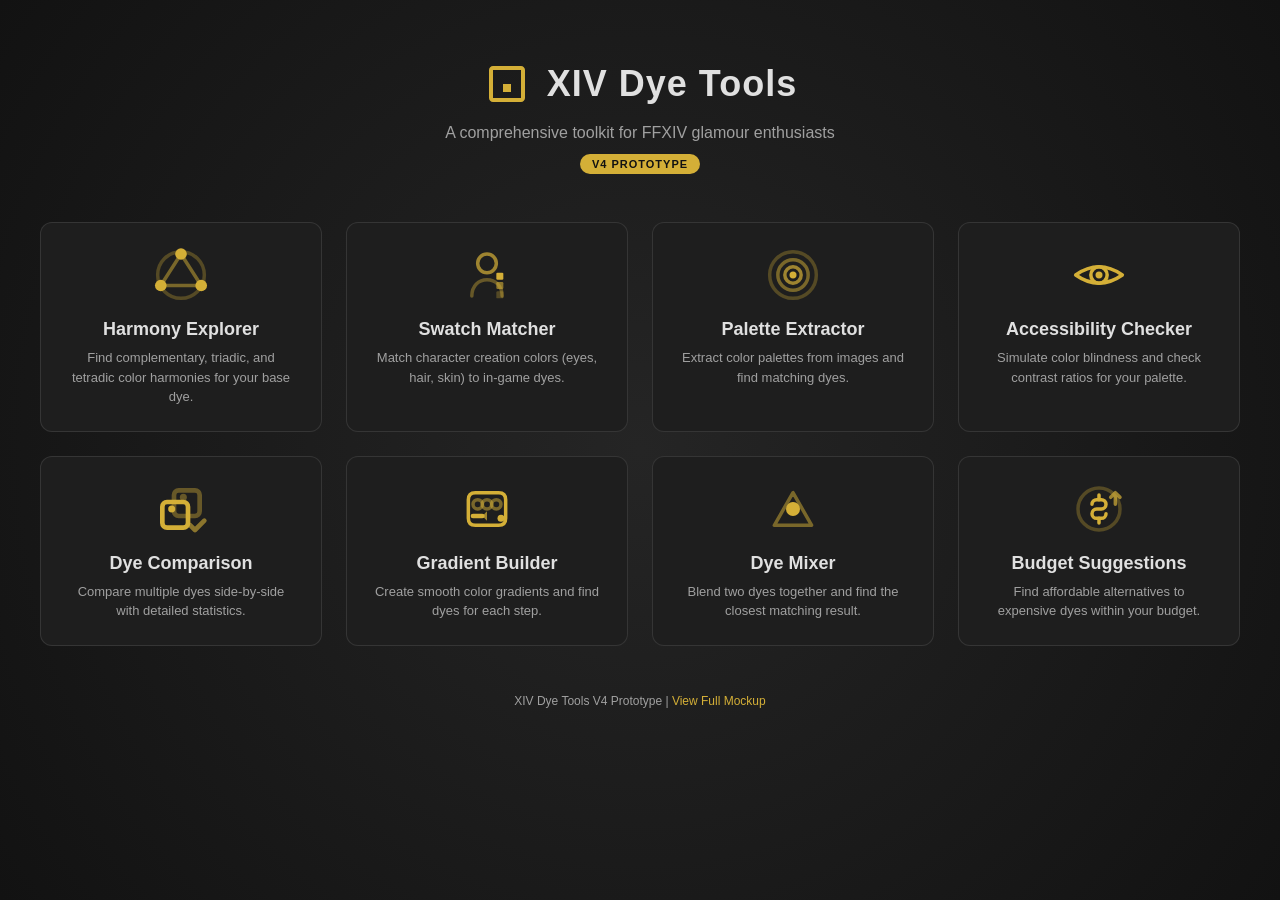
<file: v4-uiux-ideas/prototype/index.html>
<!DOCTYPE html>
<html lang="en">

<head>
    <meta charset="UTF-8">
    <meta name="viewport" content="width=device-width, initial-scale=1.0">
    <title>XIV Dye Tools V4 - Prototype</title>
    <link rel="stylesheet" href="styles.css">
    <style>
        .landing-container {
            min-height: 100vh;
            display: flex;
            flex-direction: column;
            align-items: center;
            padding: 60px 20px;
            background: radial-gradient(circle at center, var(--bg-gradient-start) 0%, var(--bg-gradient-end) 100%);
        }

        .landing-header {
            text-align: center;
            margin-bottom: 48px;
        }

        .landing-logo {
            display: flex;
            align-items: center;
            justify-content: center;
            gap: 16px;
            margin-bottom: 16px;
        }

        .landing-logo svg {
            width: 48px;
            height: 48px;
            fill: var(--accent-primary);
        }

        .landing-title {
            font-size: 36px;
            font-weight: 700;
            color: var(--text-primary);
            letter-spacing: 1px;
        }

        .landing-subtitle {
            font-size: 16px;
            color: var(--text-secondary);
            margin-top: 8px;
        }

        .landing-badge {
            display: inline-block;
            background: var(--accent-primary);
            color: var(--bg-app);
            padding: 4px 12px;
            border-radius: 12px;
            font-size: 11px;
            font-weight: 600;
            text-transform: uppercase;
            letter-spacing: 1px;
            margin-top: 12px;
        }

        .tools-grid {
            display: grid;
            grid-template-columns: repeat(auto-fit, minmax(280px, 1fr));
            gap: 24px;
            max-width: 1200px;
            width: 100%;
        }

        .tool-card {
            background: var(--bg-panel);
            border: 1px solid var(--border-subtle);
            border-radius: 12px;
            padding: 24px;
            display: flex;
            flex-direction: column;
            align-items: center;
            text-align: center;
            transition: all 0.2s ease;
            text-decoration: none;
            color: inherit;
        }

        .tool-card:hover {
            transform: translateY(-4px);
            border-color: var(--accent-primary);
            box-shadow: 0 8px 24px rgba(0, 0, 0, 0.3), var(--shadow-glow);
        }

        .tool-card-icon {
            width: 56px;
            height: 56px;
            margin-bottom: 16px;
            color: var(--accent-primary);
        }

        .tool-card-icon svg {
            width: 100%;
            height: 100%;
        }

        .tool-card-title {
            font-size: 18px;
            font-weight: 600;
            color: var(--text-primary);
            margin-bottom: 8px;
        }

        .tool-card-desc {
            font-size: 13px;
            color: var(--text-secondary);
            line-height: 1.5;
        }

        .landing-footer {
            margin-top: 48px;
            text-align: center;
            color: var(--text-secondary);
            font-size: 12px;
        }

        .landing-footer a {
            color: var(--accent-primary);
            text-decoration: none;
        }

        .landing-footer a:hover {
            text-decoration: underline;
        }

    </style>
</head>

<body>

    <div class="landing-container">
        <header class="landing-header">
            <div class="landing-logo">
                <svg viewBox="0 0 24 24">
                    <path d="M19 3H5c-1.1 0-2 .9-2 2v14c0 1.1.9 2 2 2h14c1.1 0 2-.9 2-2V5c0-1.1-.9-2-2-2zm0 16H5V5h14v14z" />
                    <path d="M10 12h4v4h-4z" />
                </svg>
                <span class="landing-title">XIV Dye Tools</span>
            </div>
            <p class="landing-subtitle">A comprehensive toolkit for FFXIV glamour enthusiasts</p>
            <span class="landing-badge">V4 Prototype</span>
        </header>

        <div class="tools-grid">
            <!-- Harmony Explorer -->
            <a href="tools/harmony-explorer.html" class="tool-card">
                <div class="tool-card-icon">
                    <svg viewBox="0 0 24 24" fill="none" stroke="currentColor" stroke-width="1.5" stroke-linecap="round" stroke-linejoin="round">
                        <circle cx="12" cy="12" r="10" opacity="0.3" />
                        <circle cx="12" cy="3" r="2.5" fill="currentColor" stroke="none" />
                        <circle cx="20.66" cy="16.5" r="2.5" fill="currentColor" stroke="none" />
                        <circle cx="3.34" cy="16.5" r="2.5" fill="currentColor" stroke="none" />
                        <polygon points="12,3 20.66,16.5 3.34,16.5" fill="none" opacity="0.5" />
                    </svg>
                </div>
                <h3 class="tool-card-title">Harmony Explorer</h3>
                <p class="tool-card-desc">Find complementary, triadic, and tetradic color harmonies for your base dye.</p>
            </a>

            <!-- Swatch Matcher -->
            <a href="tools/swatch-matcher.html" class="tool-card">
                <div class="tool-card-icon">
                    <svg viewBox="0 0 24 24" fill="none" stroke="currentColor" stroke-width="1.5" stroke-linecap="round" stroke-linejoin="round">
                        <circle cx="12" cy="7" r="4" opacity="0.7" />
                        <path d="M5.5 21c0-4.5 3-7 6.5-7s6.5 2.5 6.5 7" opacity="0.4" />
                        <rect x="16" y="11" width="3" height="3" rx="0.5" fill="currentColor" stroke="none" />
                        <rect x="16" y="15" width="3" height="3" rx="0.5" fill="currentColor" stroke="none" opacity="0.6" />
                        <rect x="16" y="19" width="3" height="3" rx="0.5" fill="currentColor" stroke="none" opacity="0.3" />
                    </svg>
                </div>
                <h3 class="tool-card-title">Swatch Matcher</h3>
                <p class="tool-card-desc">Match character creation colors (eyes, hair, skin) to in-game dyes.</p>
            </a>

            <!-- Palette Extractor -->
            <a href="tools/palette-extractor.html" class="tool-card">
                <div class="tool-card-icon">
                    <svg viewBox="0 0 24 24" fill="none" stroke="currentColor" stroke-width="1.5" stroke-linecap="round" stroke-linejoin="round">
                        <circle cx="12" cy="12" r="10" opacity="0.3" />
                        <circle cx="12" cy="12" r="6.5" opacity="0.5" />
                        <circle cx="12" cy="12" r="3.5" opacity="0.7" />
                        <circle cx="12" cy="12" r="1.5" fill="currentColor" stroke="none" />
                    </svg>
                </div>
                <h3 class="tool-card-title">Palette Extractor</h3>
                <p class="tool-card-desc">Extract color palettes from images and find matching dyes.</p>
            </a>

            <!-- Accessibility Checker -->
            <a href="tools/accessibility-checker.html" class="tool-card">
                <div class="tool-card-icon">
                    <svg viewBox="0 0 24 24" fill="none" stroke="currentColor" stroke-width="1.5" stroke-linecap="round" stroke-linejoin="round">
                        <path d="M 2 12 Q 12 5 22 12 Q 12 19 2 12 Z" />
                        <circle cx="12" cy="12" r="3.5" />
                        <circle cx="12" cy="12" r="1.5" fill="currentColor" stroke="none" />
                    </svg>
                </div>
                <h3 class="tool-card-title">Accessibility Checker</h3>
                <p class="tool-card-desc">Simulate color blindness and check contrast ratios for your palette.</p>
            </a>

            <!-- Dye Comparison -->
            <a href="tools/dye-comparison.html" class="tool-card">
                <div class="tool-card-icon">
                    <svg viewBox="0 0 24 24" fill="none" stroke="currentColor" stroke-width="2" stroke-linecap="round" stroke-linejoin="round">
                        <rect x="9" y="4" width="11" height="11" rx="2" opacity="0.4" />
                        <rect x="4" y="9" width="11" height="11" rx="2" />
                        <path d="M16 19l2 2 4-4" opacity="0.6" />
                        <path d="M8 12h.01" stroke-width="3" />
                        <path d="M13 7h.01" stroke-width="3" opacity="0.4" />
                    </svg>
                </div>
                <h3 class="tool-card-title">Dye Comparison</h3>
                <p class="tool-card-desc">Compare multiple dyes side-by-side with detailed statistics.</p>
            </a>

            <!-- Gradient Builder -->
            <a href="tools/gradient-builder.html" class="tool-card">
                <div class="tool-card-icon">
                    <svg viewBox="0 0 24 24" fill="none" stroke="currentColor" stroke-width="1.5" stroke-linecap="round" stroke-linejoin="round">
                        <path d="M 4 8 C 4 6 5 5 7 5 L 17 5 C 19 5 20 6 20 8 L 20 16 C 20 18 19 19 17 19 L 7 19 C 5 19 4 18 4 16 Z" />
                        <circle cx="18" cy="16" r="1.5" fill="currentColor" stroke="none" />
                        <circle cx="8" cy="10" r="2" opacity="0.5" />
                        <circle cx="12" cy="10" r="2" opacity="0.5" />
                        <circle cx="16" cy="10" r="2" opacity="0.5" />
                        <line x1="6" y1="15" x2="10" y2="15" stroke-width="2" />
                        <path d="M 10 15 L 12 13 L 12 17 Z" fill="currentColor" stroke="none" opacity="0.7" />
                    </svg>
                </div>
                <h3 class="tool-card-title">Gradient Builder</h3>
                <p class="tool-card-desc">Create smooth color gradients and find dyes for each step.</p>
            </a>

            <!-- Dye Mixer -->
            <a href="tools/dye-mixer.html" class="tool-card">
                <div class="tool-card-icon">
                    <svg viewBox="0 0 24 24" fill="none" stroke="currentColor" stroke-width="1.5" stroke-linecap="round" stroke-linejoin="round">
                        <path d="M12 5l-8 14h16l-8-14zM12 14c-1.1 0-2-.9-2-2s.9-2 2-2 2 .9 2 2-.9 2-2 2z" opacity="0.5" />
                        <path d="M12 12m-3 0a3 3 0 1 0 6 0a3 3 0 1 0 -6 0" fill="currentColor" stroke="none" />
                    </svg>
                </div>
                <h3 class="tool-card-title">Dye Mixer</h3>
                <p class="tool-card-desc">Blend two dyes together and find the closest matching result.</p>
            </a>

            <!-- Budget Suggestions -->
            <a href="tools/budget-suggestions.html" class="tool-card">
                <div class="tool-card-icon">
                    <svg viewBox="0 0 24 24" fill="none" stroke="currentColor" stroke-width="1.5" stroke-linecap="round" stroke-linejoin="round">
                        <circle cx="12" cy="12" r="9" opacity="0.3" />
                        <path d="M12 6v2m0 8v2" />
                        <path d="M9 10c0-1.1.9-2 2-2h2c1.1 0 2 .9 2 2s-.9 2-2 2h-2c-1.1 0-2 .9-2 2s.9 2 2 2h2c1.1 0 2-.9 2-2" />
                        <path d="M17 7l2-2m0 0l2 2m-2-2v5" opacity="0.7" />
                    </svg>
                </div>
                <h3 class="tool-card-title">Budget Suggestions</h3>
                <p class="tool-card-desc">Find affordable alternatives to expensive dyes within your budget.</p>
            </a>
        </div>

        <footer class="landing-footer">
            <p>XIV Dye Tools V4 Prototype | <a href="index-full.html">View Full Mockup</a></p>
        </footer>
    </div>

</body>

</html>
</file>
<file: v4-uiux-ideas/prototype/styles.css>
:root {
    /* Theme Variables - Default (Dark Premium) */
    --bg-app: #121212;
    --bg-panel: #1e1e1e;
    --bg-header: #0a0a0a;
    --bg-glass: rgba(30, 30, 30, 0.7);
    --text-primary: #e0e0e0;
    --text-secondary: #a0a0a0;
    --text-header: #e0e0e0;
    --text-header-muted: #a0a0a0;
    --accent-primary: #d4af37;
    /* Metallic Gold */
    --accent-hover: #f0c040;
    --accent-blue: #4a90e2;
    --border-subtle: rgba(255, 255, 255, 0.1);
    --shadow-soft: 0 4px 6px rgba(0, 0, 0, 0.3);
    --shadow-glow: 0 0 10px rgba(212, 175, 55, 0.2);

    /* Default Gradient */
    --bg-gradient-start: #252525;
    --bg-gradient-end: #121212;

    /* Card Gradient Defaults */
    --card-gradient-end: #151515;

    /* Dimensions */
    --header-height: 48px;
    --tool-bar-height: 64px;
    --drawer-width: 320px;
}

/* Theme: Standard Light */
body.theme-standard-light {
    --bg-app: #D3D3D3;
    --bg-panel: #F5F5F5;
    --bg-header: #8B1A1A;
    --bg-glass: rgba(245, 245, 245, 0.9);
    --text-primary: #1A1A1A;
    --text-secondary: #4A4A4A;
    --text-header: #FFFFFF;
    --text-header-muted: rgba(255, 255, 255, 0.7);
    --accent-primary: #8B1A1A;
    --accent-hover: #6B1515;
    --border-subtle: #6B1515;
    --shadow-soft: 0 4px 6px rgba(0, 0, 0, 0.1);
    --shadow-glow: 0 0 10px rgba(139, 26, 26, 0.2);
    --bg-gradient-start: #E8E8E8;
    --bg-gradient-end: #D3D3D3;
    --card-gradient-end: #E0E0E0;
}

/* Theme: Standard Dark */
body.theme-standard-dark {
    --bg-app: #2D2D2D;
    --bg-panel: #1F1F1F;
    --bg-header: #E85A5A;
    --bg-glass: rgba(31, 31, 31, 0.9);
    --text-primary: #F5F5F5;
    --text-secondary: #B0B0B0;
    --text-header: #1A1A1A;
    --text-header-muted: rgba(26, 26, 26, 0.7);
    --accent-primary: #E85A5A;
    --accent-hover: #F08080;
    --border-subtle: #F08080;
    --shadow-soft: 0 4px 6px rgba(0, 0, 0, 0.3);
    --shadow-glow: 0 0 10px rgba(232, 90, 90, 0.2);
    --bg-gradient-start: #444444;
    --bg-gradient-end: #2D2D2D;
    --card-gradient-end: #151515;
}

/* Theme: Hydaelyn */
body.theme-hydaelyn-light {
    --bg-app: #B2C4CE;
    --bg-panel: #F9F8F4;
    --bg-header: #4056A4;
    --bg-glass: rgba(249, 248, 244, 0.9);
    --text-primary: #312D57;
    --text-secondary: #0C4A6E;
    --text-header: #F9F8F4;
    --text-header-muted: rgba(249, 248, 244, 0.7);
    --accent-primary: #4056A4;
    --accent-hover: #314488;
    --border-subtle: #4056A4;
    --shadow-soft: 0 4px 6px rgba(49, 45, 87, 0.1);
    --shadow-glow: 0 0 10px rgba(64, 86, 164, 0.2);
    --bg-gradient-start: #F9F8F4;
    --bg-gradient-end: #B2C4CE;

    /* Hydaelyn Header Text Fix - Ensure contrast on Blue Header */
    --text-header: #FFFFFF;
    --text-header-muted: rgba(255, 255, 255, 0.8);
    --card-gradient-end: #E4E5E8;
}

/* Theme: OG Classic */
body.theme-og-classic-dark {
    --bg-app: #181820;
    --bg-panel: #000B9D;
    --bg-header: #1E40AF;
    --bg-glass: rgba(0, 11, 157, 0.9);
    --text-primary: #F9F8F4;
    --text-secondary: #E4DFD0;
    --text-header: #F9F8F4;
    --text-header-muted: rgba(249, 248, 244, 0.7);
    --accent-primary: #1E40AF;
    --accent-hover: #153290;
    --border-subtle: #E4DFD0;
    --shadow-soft: 0 4px 6px rgba(0, 0, 0, 0.3);
    --shadow-glow: 0 0 10px rgba(30, 64, 175, 0.2);
    --bg-gradient-start: #2A2A35;
    --bg-gradient-end: #181820;
    --card-gradient-end: #000550;
}

* {
    box-sizing: border-box;
    margin: 0;
    padding: 0;
}

body {
    font-family: 'Segoe UI', Tahoma, Geneva, Verdana, sans-serif;
    background-color: var(--bg-app);
    color: var(--text-primary);
    height: 100vh;
    overflow: hidden;
    display: flex;
    flex-direction: column;
}

/* Utilities */
.glass {
    background: var(--bg-glass);
    backdrop-filter: blur(10px);
    -webkit-backdrop-filter: blur(10px);
    border: 1px solid var(--border-subtle);
}

.icon {
    width: 24px;
    height: 24px;
    fill: currentColor;
}

/* App Header */
.app-header {
    height: var(--header-height);
    background-color: var(--bg-header);
    display: flex;
    align-items: center;
    justify-content: space-between;
    padding: 0 16px;
    border-bottom: 1px solid var(--border-subtle);
    z-index: 100;
}

.logo-section {
    display: flex;
    align-items: center;
    gap: 12px;
    font-weight: 600;
    letter-spacing: 0.5px;
}

.logo-icon {
    width: 24px;
    height: 24px;
    fill: var(--text-header);
}

.nav-controls {
    display: flex;
    gap: 16px;
}

.nav-btn {
    background: none;
    border: none;
    color: var(--text-header-muted);
    cursor: pointer;
    transition: color 0.2s;
}

.nav-btn:hover {
    color: var(--text-header);
}

/* Tool Selection Banner */
.tool-banner {
    height: var(--tool-bar-height);
    background-color: var(--bg-panel);
    display: flex;
    justify-content: center;
    align-items: center;
    gap: 8px;
    /* Gap between tool icons */
    padding: 0 16px;
    box-shadow: var(--shadow-soft);
    z-index: 90;
}

.tool-btn {
    display: flex;
    flex-direction: column;
    align-items: center;
    justify-content: center;
    width: 80px;
    height: 100%;
    background: none;
    border: none;
    color: var(--text-secondary);
    cursor: pointer;
    transition: all 0.2s;
    position: relative;
}

.tool-btn:hover {
    color: var(--text-primary);
    background-color: rgba(255, 255, 255, 0.05);
}

.tool-btn.active {
    color: var(--accent-primary);
}

.tool-btn.active::after {
    content: '';
    position: absolute;
    bottom: 0;
    width: 100%;
    height: 3px;
    background-color: var(--accent-primary);
    box-shadow: var(--shadow-glow);
}

.tool-icon {
    width: 28px;
    height: 28px;
    margin-bottom: 4px;
    fill: currentColor;
}

.tool-label {
    font-size: 10px;
    text-transform: uppercase;
    letter-spacing: 0.5px;
}

/* Main Layout */
.app-container {
    display: flex;
    flex: 1;
    overflow: hidden;
    position: relative;
    background: radial-gradient(circle at center, var(--bg-gradient-start) 0%, var(--bg-gradient-end) 100%);
}

.content-area {
    flex: 1;
    display: flex;
    align-items: center;
    justify-content: center;
    position: relative;
    /* remove background from here as it's on container now to span behind sidebar if we wanted, but sticking to flex strictness */
    background: transparent;
}

/* Placeholder for Swatch Matcher content */
.swatch-matcher-placeholder {
    width: 80%;
    height: 70%;
    border: 2px dashed var(--border-subtle);
    border-radius: 12px;
    display: flex;
    align-items: center;
    justify-content: center;
    color: var(--text-secondary);
}

/* Dye Selection Drawer */
.dye-drawer {
    width: var(--drawer-width);
    background-color: var(--bg-panel);
    /* Fallback */
    height: 100%;
    display: flex;
    flex-direction: column;
    border-left: 1px solid var(--border-subtle);
    transition: transform 0.3s cubic-bezier(0.4, 0, 0.2, 1);
    z-index: 80;
}

.drawer-header {
    padding: 16px;
    border-bottom: 1px solid var(--border-subtle);
    display: flex;
    align-items: center;
    justify-content: space-between;
}

.drawer-title {
    font-weight: 600;
    font-size: 14px;
    text-transform: uppercase;
    letter-spacing: 1px;
}

.drawer-content {
    flex: 1;
    overflow-y: auto;
    padding: 16px;
}

/* Configuration Sidebar (Left) */
.config-sidebar {
    width: 280px;
    background-color: var(--bg-panel);
    border-right: 1px solid var(--border-subtle);
    display: flex;
    flex-direction: column;
    z-index: 80;
}

.config-group {
    margin-bottom: 24px;
}

.config-label {
    font-size: 12px;
    color: var(--text-secondary);
    text-transform: uppercase;
    letter-spacing: 1px;
    margin-bottom: 12px;
}

.config-control {
    background: rgba(255, 255, 255, 0.05);
    border: 1px solid var(--border-subtle);
    border-radius: 6px;
    padding: 12px;
    color: var(--text-primary);
    width: 100%;
    margin-bottom: 8px;
    cursor: pointer;
    display: flex;
    justify-content: space-between;
    align-items: center;
    transition: background 0.2s;
}

.config-control:hover {
    background: rgba(255, 255, 255, 0.1);
}

.toggle-switch {
    width: 36px;
    height: 20px;
    background: #333;
    border-radius: 10px;
    position: relative;
}

.toggle-switch::after {
    content: '';
    position: absolute;
    top: 2px;
    left: 2px;
    width: 16px;
    height: 16px;
    background: #fff;
    border-radius: 50%;
    transition: transform 0.2s;
}

.toggle-switch.active {
    background: var(--accent-primary);
}

.toggle-switch.active::after {
    transform: translateX(16px);
}

/* Harmony Explorer View */
.harmony-view {
    display: flex;
    flex-direction: column;
    align-items: center;
    justify-content: flex-start;
    /* Align to top to respect padding */
    width: 100%;
    height: 100%;
    gap: 32px;
    padding-top: 32px;
    /* Requested gap */
    padding-bottom: 32px;
    overflow-y: auto;
    /* Enable scrolling */
}

.harmony-circle-container {
    position: relative;
    width: 300px;
    height: 300px;
    display: flex;
    align-items: center;
    justify-content: center;
    flex-shrink: 0;
    /* Prevent deformation */
}

.harmony-ring {
    width: 100%;
    height: 100%;
    border-radius: 50%;
    /* border: 2px solid var(--border-subtle); Remove border if we want a cleaner look, or keep */
    background: conic-gradient(from 0deg, red, yellow, lime, cyan, blue, magenta, red);
    opacity: 0.8;
    /* Increased opacity for vibrance */
    mask-image: radial-gradient(transparent 60%, black 61%);
    -webkit-mask-image: radial-gradient(transparent 60%, black 61%);
}

.harmony-node {
    position: absolute;
    width: 14px;
    height: 14px;
    background: var(--bg-panel);
    border: 2px solid #fff;
    border-radius: 50%;
    transform: translate(-50%, -50%);
    box-shadow: 0 2px 4px rgba(0, 0, 0, 0.5);
    z-index: 2;
}

.harmony-node.main {
    width: 18px;
    height: 18px;
    border: 3px solid #fff;
    z-index: 3;
}

.harmony-line {
    position: absolute;
    top: 50%;
    left: 50%;
    width: 50%;
    /* Radius length roughly */
    height: 1px;
    background: transparent;
    border-top: 1px dashed rgba(255, 255, 255, 0.4);
    transform-origin: 0 0;
    z-index: 1;
    pointer-events: none;
}

.harmony-label {
    position: absolute;
    top: 50%;
    left: 50%;
    transform: translate(-50%, -50%);
    font-size: 10px;
    text-transform: uppercase;
    letter-spacing: 1px;
    color: var(--text-secondary);
    pointer-events: none;
    text-shadow: 0 1px 2px rgba(0, 0, 0, 0.8);
    margin-top: 30px;
    /* Offset below center circle */
}

/* Range Slider */
input[type=range] {
    appearance: none;
    -webkit-appearance: none;
    background: transparent;
}

input[type=range]::-webkit-slider-thumb {
    -webkit-appearance: none;
    height: 16px;
    width: 16px;
    border-radius: 50%;
    background: var(--accent-primary);
    border: 2px solid #fff;
    cursor: pointer;
    margin-top: -6px;
}

input[type=range]::-webkit-slider-runnable-track {
    width: 100%;
    height: 4px;
    cursor: pointer;
    background: rgba(255, 255, 255, 0.2);
    border-radius: 2px;
}

/* Gradient Builder View */
.gradient-view {
    display: flex;
    flex-direction: column;
    width: 100%;
    height: 100%;
    padding: 32px;
    gap: 32px;
    box-sizing: border-box;
}

.gradient-builder-ui {
    flex: 1;
    display: flex;
    align-items: center;
    justify-content: center;
    width: 100%;
    position: relative;
    min-height: 200px;
    background: radial-gradient(circle at center, rgba(255, 255, 255, 0.03) 0%, transparent 70%);
    border-radius: 20px;
}

.gradient-node {
    display: flex;
    flex-direction: column;
    align-items: center;
    gap: 12px;
    z-index: 2;
    cursor: pointer;
    transition: transform 0.2s;
}

.gradient-node:hover {
    transform: scale(1.05);
}

.node-circle {
    width: 48px;
    height: 48px;
    border-radius: 50%;
    box-shadow: 0 4px 12px rgba(0, 0, 0, 0.3);
    border: 3px solid rgba(255, 255, 255, 0.1);
}

.gradient-node.main .node-circle {
    width: 80px;
    height: 80px;
    border: 4px solid rgba(255, 255, 255, 0.2);
    box-shadow: 0 8px 24px rgba(0, 0, 0, 0.4);
}

.node-label {
    font-size: 12px;
    color: var(--text-secondary);
    text-transform: uppercase;
    font-weight: 500;
}

.gradient-path-container {
    flex: 1;
    height: 6px;
    background: rgba(255, 255, 255, 0.05);
    margin: 0 16px;
    position: relative;
    border-radius: 3px;
    max-width: 400px;
}

.gradient-track {
    position: absolute;
    top: 0;
    left: 0;
    width: 100%;
    height: 100%;
    background: linear-gradient(to right, #e88d6c, #a25c68, #542d62);
    border-radius: 3px;
    opacity: 0.8;
}

.gradient-step {
    position: absolute;
    top: 50%;
    width: 24px;
    height: 24px;
    border-radius: 50%;
    transform: translate(-50%, -50%);
    border: 2px solid rgba(255, 255, 255, 0.8);
    box-shadow: 0 2px 6px rgba(0, 0, 0, 0.3);
    cursor: pointer;
    z-index: 1;
    transition: transform 0.1s;
}

.gradient-step:hover {
    transform: translate(-50%, -50%) scale(1.2);
}

.gradient-results-list {
    display: flex;
    flex-direction: row;
    flex-wrap: wrap;
    justify-content: center;
    gap: 16px;
    overflow-y: auto;
    overflow-x: hidden;
    height: auto;
    width: 100%;
    max-width: 1400px;
    /* Limit width to keep it roughly 4 wide on large screens */
    align-self: center;
    padding: 20px 0;
    /* Add vertical padding for shadows */
}

.gradient-results-list .harmony-card {
    flex-shrink: 0;
    width: 300px;
    /* Slightly smaller to fit 4 comfortably */
}

/* Scrollbar for vertical scrolling if needed */
.gradient-results-list::-webkit-scrollbar {
    width: 8px;
    height: 8px;
}

.gradient-results-list::-webkit-scrollbar-track {
    background: rgba(255, 255, 255, 0.05);
    border-radius: 4px;
}

.gradient-results-list::-webkit-scrollbar-thumb {
    background: rgba(255, 255, 255, 0.2);
    border-radius: 4px;
}

.instruction-label {
    position: absolute;
    top: -25px;
    /* Move label above the list */
    left: 0;
    font-size: 11px;
    text-transform: uppercase;
    color: var(--text-secondary);
    margin-bottom: 4px;
}

.main-swatch-display {
    position: absolute;
    width: 120px;
    height: 120px;
    border-radius: 50%;
    background-color: #6d5440;
    /* Selected color from drawer */
    box-shadow: 0 0 30px rgba(109, 84, 64, 0.5);
    border: 4px solid var(--bg-app);
    z-index: 10;
}

.harmony-results {
    display: flex;
    flex-wrap: wrap;
    justify-content: center;
    gap: 12px;
    width: 100%;
    max-width: 1600px;
}

.harmony-card {
    min-width: 290px;
    background: var(--bg-panel);
    border-radius: 12px;
    overflow: hidden;
    box-shadow: var(--shadow-soft);
    display: flex;
    flex-direction: column;
    border: 1px solid var(--border-subtle);
    transition: transform 0.2s, box-shadow 0.2s;
    position: relative;
}

.harmony-card:hover {
    transform: translateY(-4px);
    box-shadow: 0 8px 16px rgba(0, 0, 0, 0.4);
    border-color: var(--text-secondary);
}

.card-header {
    background: rgba(0, 0, 0, 0.4);
    padding: 10px 16px;
    border-bottom: 1px solid var(--border-subtle);
    text-align: center;
}

.dye-name {
    font-size: 14px;
    font-weight: 700;
    letter-spacing: 0.5px;
    color: var(--text-primary);
}

.card-preview {
    height: 100px;
    width: 100%;
    display: flex;
    position: relative;
    flex-shrink: 0;
}

.preview-half {
    flex: 1;
    height: 100%;
    position: relative;
}

.preview-label {
    position: absolute;
    bottom: 4px;
    width: 100%;
    text-align: center;
    font-size: 9px;
    text-transform: uppercase;
    color: rgba(255, 255, 255, 0.8);
    text-shadow: 0 1px 2px rgba(0, 0, 0, 0.8);
    pointer-events: none;
}

.card-details {
    padding: 12px;
    display: grid;
    grid-template-columns: 1fr 1fr;
    gap: 12px;
    background: linear-gradient(to bottom, var(--bg-panel), var(--card-gradient-end));
}

.detail-col {
    display: flex;
    flex-direction: column;
    gap: 4px;
}

.col-header {
    font-size: 10px;
    text-transform: uppercase;
    color: var(--text-secondary);
    margin-bottom: 4px;
    border-bottom: 1px solid var(--border-subtle);
    padding-bottom: 2px;
}

.data-row {
    font-size: 11px;
    display: flex;
    justify-content: space-between;
}

.data-label {
    color: var(--text-secondary);
}

.data-value {
    color: var(--text-primary);
    font-family: monospace;
}

.price-large {
    color: var(--accent-primary);
    font-weight: 600;
    font-size: 13px;
}

.card-actions {
    padding: 8px;
    display: flex;
    justify-content: center;
    border-top: 1px solid var(--border-subtle);
    background: rgba(0, 0, 0, 0.2);
}

.action-btn {
    width: 100%;
    text-align: center;
    padding: 6px;
    font-size: 12px;
    color: var(--text-secondary);
    background: transparent;
    border: none;
    cursor: pointer;
    border-radius: 4px;
}

.action-btn:hover {
    color: var(--text-primary);
    background: rgba(255, 255, 255, 0.05);
}

.section-label {
    font-size: 12px;
    color: var(--text-secondary);
    margin-bottom: 8px;
    text-transform: uppercase;
    display: flex;
    justify-content: space-between;
    align-items: center;
}

.favorites-section {
    background: rgba(0, 0, 0, 0.2);
    border-radius: 8px;
    padding: 12px;
    margin-bottom: 20px;
}

.swatch-grid {
    display: grid;
    grid-template-columns: repeat(5, 1fr);
    gap: 8px;
    margin-bottom: 24px;
}

.swatch {
    aspect-ratio: 1;
    border-radius: 4px;
    cursor: pointer;
    border: 2px solid transparent;
    transition: transform 0.1s;
    position: relative;
}

.swatch:hover {
    transform: scale(1.1);
    z-index: 1;
    box-shadow: 0 2px 4px rgba(0, 0, 0, 0.5);
}

.swatch.selected {
    border-color: var(--text-primary);
}

.swatch.selected::after {
    content: '✓';
    position: absolute;
    top: 50%;
    left: 50%;
    transform: translate(-50%, -50%);
    color: #fff;
    font-size: 12px;
    text-shadow: 0 1px 2px rgba(0, 0, 0, 0.8);
}

.filter-bar {
    display: flex;
    gap: 8px;
    margin-bottom: 16px;
    overflow-x: auto;
    padding-bottom: 4px;
}

.filter-chip {
    background: var(--bg-app);
    border: 1px solid var(--border-subtle);
    color: var(--text-secondary);
    padding: 4px 10px;
    border-radius: 12px;
    font-size: 11px;
    white-space: nowrap;
    cursor: pointer;
}

.filter-chip.active {
    background: var(--accent-primary);
    color: #000;
    border-color: var(--accent-primary);
    font-weight: 600;
}

/* Context Menu */
.context-menu-container {
    position: relative;
    display: inline-block;
}

.context-menu-btn {
    background: transparent;
    border: 1px solid var(--border-subtle);
    color: var(--text-secondary);
    cursor: pointer;
    padding: 6px;
    border-radius: 4px;
    display: flex;
    align-items: center;
    justify-content: center;
    transition: all 0.2s;
}

.context-menu-btn:hover,
.context-menu-btn.active {
    background: rgba(255, 255, 255, 0.1);
    color: var(--text-primary);
    border-color: var(--text-secondary);
}

.context-menu {
    position: absolute;
    bottom: 100%;
    right: 0;
    width: 200px;
    background: var(--bg-panel);
    border: 1px solid var(--border-subtle);
    border-radius: 8px;
    box-shadow: 0 4px 12px rgba(0, 0, 0, 0.5);
    padding: 6px 0;
    z-index: 100;
    margin-bottom: 8px;
    display: none;
    /* Hidden by default */
}

.context-menu.visible {
    display: block;
    animation: fadeIn 0.1s ease-out;
}

@keyframes fadeIn {
    from {
        opacity: 0;
        transform: translateY(4px);
    }

    to {
        opacity: 1;
        transform: translateY(0);
    }
}

.menu-item {
    padding: 10px 16px;
    display: flex;
    align-items: center;
    gap: 12px;
    color: var(--text-secondary);
    cursor: pointer;
    font-size: 13px;
    transition: background 0.1s;
}

.menu-item:hover {
    background: rgba(255, 255, 255, 0.05);
    color: var(--text-primary);
}

.menu-icon {
    width: 16px;
    height: 16px;
    fill: currentColor;
    opacity: 0.7;
}

.menu-item:hover .menu-icon {
    opacity: 1;
}

.action-row {
    display: flex;
    gap: 8px;
    width: 100%;
    align-items: center;
}

.primary-action-btn {
    flex: 1;
    text-align: center;
    padding: 8px;
    font-size: 12px;
    color: var(--bg-app);
    background: var(--accent-primary);
    border: none;
    cursor: pointer;
    border-radius: 4px;
    font-weight: 600;
}

.primary-action-btn:hover {
    background: var(--accent-hover);
}

.action-btn {
    display: none;
}

/* Palette Extractor View */
.palette-extractor-view {
    display: flex;
    flex-direction: column;
    width: 100%;
    height: 100%;
    padding: 32px;
    gap: 32px;
    box-sizing: border-box;
    /* Add background/overflow if needed, keeping generic for now */
}

.extractor-layout {
    display: flex;
    flex-direction: column;
    gap: 32px;
    height: 100%;
    width: 100%;
    max-width: 1400px;
    margin: 0 auto;
}

.image-input-section {
    width: 100%;
    height: 300px;
    flex-shrink: 0;
}

.image-drop-zone {
    width: 100%;
    height: 100%;
    border-radius: 12px;
    border: 2px dashed var(--border-subtle);
    background: rgba(255, 255, 255, 0.02);
    display: flex;
    align-items: center;
    justify-content: center;
    transition: all 0.2s;
    cursor: pointer;
    position: relative;
    overflow: hidden;
}

.image-drop-zone:hover {
    border-color: var(--accent-primary);
    background: rgba(255, 255, 255, 0.05);
}

.drop-content {
    display: flex;
    flex-direction: column;
    align-items: center;
    gap: 12px;
    pointer-events: none;
    z-index: 2;
}

.drop-icon {
    width: 64px;
    height: 64px;
    fill: var(--text-secondary);
    opacity: 0.5;
    transition: fill 0.2s, opacity 0.2s;
}

.image-drop-zone:hover .drop-icon {
    fill: var(--accent-primary);
    opacity: 0.8;
}

.drop-text {
    font-size: 18px;
    color: var(--text-primary);
    font-weight: 500;
}

.drop-subtext {
    font-size: 13px;
    color: var(--text-secondary);
}

.uploaded-image-preview {
    position: absolute;
    top: 0;
    left: 0;
    width: 100%;
    height: 100%;
    object-fit: contain;
    /* Keep aspect ratio visible */
    background-color: #000;
    display: none;
    /* Controlled via JS or manual toggle */
}

.extractor-results-section {
    flex: 1;
    display: flex;
    flex-direction: column;
    overflow: hidden;
    gap: 16px;
}

.section-header {
    display: flex;
    justify-content: space-between;
    align-items: center;
    padding-bottom: 8px;
    border-bottom: 1px solid var(--border-subtle);
}

.section-title {
    font-size: 14px;
    text-transform: uppercase;
    color: var(--text-secondary);
    font-weight: 600;
    letter-spacing: 1px;
}

.palette-actions {
    display: flex;
    gap: 16px;
}

.action-btn-text {
    background: none;
    border: none;
    color: var(--accent-primary);
    font-size: 12px;
    font-weight: 600;
    cursor: pointer;
    text-transform: uppercase;
    letter-spacing: 0.5px;
    transition: color 0.2s;
}

.action-btn-text:hover {
    color: var(--accent-hover);
    text-shadow: 0 0 8px rgba(212, 175, 55, 0.3);
}

.extractor-results-grid {
    display: flex;
    flex-wrap: wrap;
    justify-content: center;
    gap: 16px;
    align-content: flex-start;
    overflow-y: auto;
    padding-bottom: 20px;
    width: 100%;
    padding-right: 8px;
    /* Space for scrollbar */
    flex: 1;
    min-height: 0;
}

/* Custom scrollbar for the grid */
.extractor-results-grid::-webkit-scrollbar {
    width: 8px;
}

.extractor-results-grid::-webkit-scrollbar-track {
    background: rgba(255, 255, 255, 0.05);
    border-radius: 4px;
}

.extractor-results-grid::-webkit-scrollbar-thumb {
    background: rgba(255, 255, 255, 0.2);
    border-radius: 4px;
}

/* Ensure cards fit nicely */
.extractor-results-grid .harmony-card {
    width: 320px;
    max-width: none;
    height: auto;
    /* Prevent cards from being squashed below content height */
    min-height: 316px;
    /* Ensure flex column works */
    display: flex;
    flex-direction: column;
}

/* Zoom Controls Overlay */
.zoom-controls {
    position: absolute;
    top: 16px;
    right: 16px;
    background: rgba(0, 0, 0, 0.6);
    backdrop-filter: blur(8px);
    -webkit-backdrop-filter: blur(8px);
    border: 1px solid rgba(255, 255, 255, 0.1);
    border-radius: 8px;
    display: flex;
    align-items: center;
    padding: 4px;
    gap: 4px;
    z-index: 10;
    box-shadow: 0 4px 12px rgba(0, 0, 0, 0.3);
}

.zoom-btn {
    width: 32px;
    height: 32px;
    border: none;
    background: transparent;
    border-radius: 4px;
    color: var(--text-secondary);
    cursor: pointer;
    display: flex;
    align-items: center;
    justify-content: center;
    transition: all 0.2s;
}

.zoom-btn:hover {
    background: rgba(255, 255, 255, 0.1);
    color: var(--text-primary);
}

.zoom-btn svg {
    width: 20px;
    height: 20px;
    fill: currentColor;
}

.zoom-level {
    font-size: 12px;
    font-weight: 600;
    color: var(--text-primary);
    padding: 0 4px;
}

.zoom-separator {
    width: 1px;
    height: 16px;
    background: rgba(255, 255, 255, 0.1);
    margin: 0 4px;
}

/* Dye Mixer View */
.dye-mixer-view {
    display: flex;
    flex-direction: column;
    width: 100%;
    height: 100%;
    padding: 32px;
    gap: 32px;
    box-sizing: border-box;
    align-items: center;
    overflow-y: auto;
}

.mixer-container {
    width: 100%;
    display: flex;
    justify-content: center;
    padding: 20px 0;
}

.mixer-crafting-area {
    display: flex;
    align-items: center;
    gap: 24px;
    padding: 40px 60px;
    border-radius: 20px;
    background: radial-gradient(circle at center, rgba(255, 255, 255, 0.05) 0%, rgba(0, 0, 0, 0.4) 100%);
    box-shadow: 0 10px 30px rgba(0, 0, 0, 0.5);
    border: 1px solid var(--border-subtle);
}

.mixer-slot-group {
    display: flex;
    flex-direction: column;
    align-items: center;
    gap: 12px;
}

.mixer-slot {
    width: 100px;
    height: 100px;
    background-color: #1a1a1a;
    border: 2px solid var(--border-subtle);
    border-radius: 12px;
    display: flex;
    flex-direction: column;
    align-items: center;
    justify-content: center;
    box-shadow: inset 0 2px 5px rgba(0, 0, 0, 0.5);
    transition: border-color 0.2s, transform 0.2s;
    position: relative;
    cursor: pointer;
    text-align: center;
    padding: 8px;
}

.mixer-slot:hover {
    border-color: var(--text-secondary);
    transform: translateY(-2px);
}

.mixer-slot.result {
    width: 120px;
    height: 120px;
    border-color: var(--accent-primary);
    box-shadow: 0 0 20px rgba(212, 175, 55, 0.1), inset 0 2px 5px rgba(0, 0, 0, 0.5);
}

.mixer-slot .swatch {
    width: 60%;
    height: 60%;
    border-radius: 50%;
    box-shadow: 0 4px 8px rgba(0, 0, 0, 0.3);
}

.slot-label {
    font-size: 11px;
    color: var(--text-secondary);
    margin-top: 4px;
    font-weight: 500;
}

.mixer-operator {
    font-size: 32px;
    color: var(--text-secondary);
    font-weight: 300;
}

.mixer-arrow {
    color: var(--text-secondary);
    opacity: 0.5;
    display: flex;
    align-items: center;
    justify-content: center;
}

.mixer-arrow svg {
    width: 24px;
    height: 24px;
    fill: currentColor;
}

/* =============================================
   Accessibility Checker View Styles
   ============================================= */

.accessibility-view {
    display: flex;
    flex-direction: column;
    width: 100%;
    height: 100%;
    padding: 32px;
    gap: 32px;
    box-sizing: border-box;
    overflow-y: auto;
    max-width: 1200px;
    margin: 0 auto;
}

.accessibility-section {
    display: flex;
    flex-direction: column;
    gap: 16px;
}

/* Vision Simulations Grid */
.vision-simulations-grid {
    display: grid;
    grid-template-columns: repeat(auto-fit, minmax(220px, 1fr));
    gap: 16px;
}

.vision-card {
    background: var(--bg-panel);
    border: 1px solid var(--border-subtle);
    border-radius: 12px;
    overflow: hidden;
    box-shadow: var(--shadow-soft);
    transition: transform 0.2s, box-shadow 0.2s;
}

.vision-card:hover {
    transform: translateY(-2px);
    box-shadow: 0 6px 12px rgba(0, 0, 0, 0.4);
    border-color: var(--text-secondary);
}

.vision-card-header {
    background: rgba(0, 0, 0, 0.4);
    padding: 12px 16px;
    display: flex;
    justify-content: space-between;
    align-items: center;
    border-bottom: 1px solid var(--border-subtle);
}

.vision-type-label {
    font-size: 13px;
    font-weight: 600;
    color: var(--text-primary);
}

.vision-prevalence {
    font-size: 10px;
    color: var(--text-secondary);
    text-transform: uppercase;
    letter-spacing: 0.5px;
}

.vision-swatches {
    display: flex;
    gap: 8px;
    padding: 16px;
    justify-content: center;
}

.vision-swatch-item {
    display: flex;
    flex-direction: column;
    align-items: center;
    gap: 6px;
}

.vision-swatch {
    width: 40px;
    height: 40px;
    border-radius: 6px;
    border: 1px solid rgba(255, 255, 255, 0.1);
    box-shadow: 0 2px 4px rgba(0, 0, 0, 0.3);
}

.vision-swatch-label {
    font-size: 9px;
    color: var(--text-secondary);
    text-transform: uppercase;
    letter-spacing: 0.5px;
}

/* WCAG Contrast Table */
.contrast-table-container {
    border-radius: 12px;
    overflow: hidden;
    background: var(--bg-panel);
    border: 1px solid var(--border-subtle);
    box-shadow: var(--shadow-soft);
}

.contrast-table {
    width: 100%;
    border-collapse: collapse;
    font-size: 13px;
}

.contrast-table thead {
    background: rgba(0, 0, 0, 0.4);
}

.contrast-table th {
    padding: 14px 16px;
    text-align: left;
    font-weight: 600;
    color: var(--text-secondary);
    text-transform: uppercase;
    font-size: 11px;
    letter-spacing: 1px;
    border-bottom: 1px solid var(--border-subtle);
}

.contrast-table tbody tr {
    border-bottom: 1px solid var(--border-subtle);
    transition: background 0.1s;
}

.contrast-table tbody tr:last-child {
    border-bottom: none;
}

.contrast-table tbody tr:hover {
    background: rgba(255, 255, 255, 0.03);
}

.dye-cell {
    padding: 12px 16px;
}

.dye-cell-content {
    display: flex;
    align-items: center;
    gap: 12px;
}

.dye-indicator {
    width: 24px;
    height: 24px;
    border-radius: 4px;
    border: 1px solid rgba(255, 255, 255, 0.1);
    flex-shrink: 0;
}

.contrast-cell {
    padding: 12px 16px;
}

.contrast-cell-content {
    display: flex;
    align-items: center;
    gap: 10px;
}

.contrast-ratio {
    font-family: monospace;
    color: var(--text-primary);
    min-width: 55px;
}

.wcag-badge {
    padding: 3px 8px;
    border-radius: 4px;
    font-size: 10px;
    font-weight: 700;
    text-transform: uppercase;
    letter-spacing: 0.5px;
}

.wcag-badge.aaa {
    background: #2e7d32;
    color: #fff;
}

.wcag-badge.aa {
    background: var(--accent-primary);
    color: #000;
}

.wcag-badge.fail {
    background: #c62828;
    color: #fff;
}

/* Pairwise Contrast Matrix */
.pairwise-container {
    display: flex;
    flex-direction: column;
    gap: 20px;
}

.pairwise-matrix {
    border-collapse: collapse;
    background: var(--bg-panel);
    border: 1px solid var(--border-subtle);
    border-radius: 12px;
    overflow: hidden;
    box-shadow: var(--shadow-soft);
    width: 100%;
}

.matrix-corner {
    width: 140px;
    background: rgba(0, 0, 0, 0.4);
}

.matrix-header-cell {
    padding: 12px 8px;
    text-align: center;
    background: rgba(0, 0, 0, 0.4);
    border-bottom: 1px solid var(--border-subtle);
    border-left: 1px solid var(--border-subtle);
}

.matrix-header-swatch {
    width: 28px;
    height: 28px;
    border-radius: 4px;
    margin: 0 auto 6px;
    border: 1px solid rgba(255, 255, 255, 0.1);
}

.matrix-header-cell span,
.matrix-row-header span {
    font-size: 10px;
    color: var(--text-secondary);
    display: block;
}

.matrix-row-header {
    padding: 12px 16px;
    display: flex;
    align-items: center;
    gap: 10px;
    background: rgba(0, 0, 0, 0.2);
    border-bottom: 1px solid var(--border-subtle);
    min-width: 140px;
}

.matrix-row-swatch {
    width: 24px;
    height: 24px;
    border-radius: 4px;
    flex-shrink: 0;
    border: 1px solid rgba(255, 255, 255, 0.1);
}

.matrix-cell {
    padding: 12px 8px;
    text-align: center;
    font-weight: 600;
    font-size: 13px;
    border-left: 1px solid var(--border-subtle);
    border-bottom: 1px solid var(--border-subtle);
    transition: background 0.1s;
}

.matrix-cell.diagonal {
    background: rgba(0, 0, 0, 0.3);
    color: var(--text-secondary);
}

.matrix-cell.good {
    color: #4caf50;
}

.matrix-cell.warning {
    color: var(--accent-primary);
}

.matrix-cell.critical {
    color: #f44336;
    font-weight: 700;
}

/* Warning Callouts */
.pairwise-warnings {
    display: flex;
    flex-direction: column;
    gap: 8px;
}

.warning-callout {
    display: flex;
    align-items: center;
    gap: 12px;
    padding: 12px 16px;
    border-radius: 8px;
    font-size: 12px;
    color: var(--text-primary);
}

.warning-callout.critical {
    background: rgba(244, 67, 54, 0.1);
    border: 1px solid rgba(244, 67, 54, 0.3);
}

.warning-callout.critical .warning-icon {
    fill: #f44336;
}

.warning-callout.warning {
    background: rgba(212, 175, 55, 0.1);
    border: 1px solid rgba(212, 175, 55, 0.3);
}

.warning-callout.warning .warning-icon {
    fill: var(--accent-primary);
}

.warning-icon {
    width: 20px;
    height: 20px;
    flex-shrink: 0;
}

/* =============================================
   Dye Comparison View Styles
   ============================================= */

.comparison-view {
    display: flex;
    flex-direction: column;
    width: 100%;
    height: 100%;
    padding: 32px;
    gap: 32px;
    box-sizing: border-box;
    overflow-y: auto;
    max-width: 1200px;
    margin: 0 auto;
}

.comparison-section {
    display: flex;
    flex-direction: column;
    gap: 16px;
}

/* Selected Dyes Cards Row */
.comparison-cards-row {
    display: flex;
    flex-wrap: nowrap;
    justify-content: center;
    gap: 12px;
    width: 100%;
}

.comparison-cards-row .harmony-card {
    flex: 1 1 0;
    min-width: 200px;
    max-width: 280px;
}

/* Statistics Grid */
.stats-grid {
    display: grid;
    grid-template-columns: repeat(4, 1fr);
    gap: 16px;
}

.stat-card {
    background: var(--bg-panel);
    border: 1px solid var(--border-subtle);
    border-radius: 12px;
    padding: 24px 16px;
    text-align: center;
    box-shadow: var(--shadow-soft);
    transition: transform 0.2s, box-shadow 0.2s, border-color 0.2s;
}

.stat-card:hover {
    transform: translateY(-2px);
    box-shadow: 0 6px 12px rgba(0, 0, 0, 0.4);
    border-color: var(--text-secondary);
}

.stat-value {
    font-size: 36px;
    font-weight: 700;
    color: var(--accent-primary);
    line-height: 1;
    font-family: 'Segoe UI', Tahoma, Geneva, Verdana, sans-serif;
}

.stat-value .stat-unit {
    font-size: 18px;
    font-weight: 500;
    color: var(--text-secondary);
    margin-left: 2px;
}

.stat-label {
    font-size: 11px;
    text-transform: uppercase;
    color: var(--text-secondary);
    letter-spacing: 1px;
    margin-top: 12px;
}

/* Visualizations Row */
.visualizations-row {
    flex-direction: row !important;
    gap: 24px;
    justify-content: center;
    flex-wrap: wrap;
}

/* Hue-Saturation Plot */
.hue-sat-container {
    display: flex;
    flex-direction: column;
    gap: 12px;
}

.chart-title {
    font-size: 12px;
    text-transform: uppercase;
    color: var(--text-secondary);
    letter-spacing: 1px;
    font-weight: 600;
}

.hue-sat-plot {
    width: 380px;
    height: 320px;
    background: var(--bg-panel);
    border: 1px solid var(--border-subtle);
    border-radius: 12px;
    position: relative;
    box-shadow: var(--shadow-soft);
}

.plot-wrapper {
    position: absolute;
    top: 40px;
    left: 50px;
    right: 20px;
    bottom: 40px;
}

.plot-area {
    width: 100%;
    height: 100%;
    position: relative;
    border-left: 1px solid rgba(255, 255, 255, 0.2);
    border-bottom: 1px solid rgba(255, 255, 255, 0.2);
}

/* Grid lines */
.plot-grid-line {
    position: absolute;
    background: rgba(255, 255, 255, 0.08);
}

.plot-grid-line.horizontal {
    width: 100%;
    height: 1px;
    left: 0;
}

.plot-grid-line.vertical {
    width: 1px;
    height: 100%;
    top: 0;
}

/* Axis Labels */
.axis-label {
    position: absolute;
    font-size: 10px;
    color: var(--text-secondary);
    text-transform: uppercase;
    letter-spacing: 0.5px;
}

.axis-label.x-axis {
    bottom: 10px;
    left: 50%;
    transform: translateX(-50%);
}

.axis-label.y-axis {
    left: 12px;
    top: 50%;
    transform: rotate(-90deg) translateX(-50%);
    transform-origin: left center;
    white-space: nowrap;
}

/* Axis Ticks */
.axis-tick {
    position: absolute;
    font-size: 9px;
    color: var(--text-secondary);
}

.axis-tick.x-tick {
    bottom: -20px;
    transform: translateX(-50%);
}

.axis-tick.y-tick {
    left: -30px;
    transform: translateY(50%);
}

/* Plot Nodes */
.plot-node {
    position: absolute;
    width: 28px;
    height: 28px;
    border-radius: 50%;
    border: 3px solid rgba(255, 255, 255, 0.9);
    transform: translate(-50%, -50%);
    box-shadow: 0 3px 8px rgba(0, 0, 0, 0.5);
    cursor: pointer;
    transition: transform 0.15s ease, box-shadow 0.15s ease;
    z-index: 2;
}

.plot-node:hover {
    transform: translate(-50%, -50%) scale(1.25);
    box-shadow: 0 5px 15px rgba(0, 0, 0, 0.6);
    z-index: 10;
}

.plot-node::after {
    content: attr(data-label);
    position: absolute;
    bottom: 100%;
    left: 50%;
    transform: translateX(-50%);
    background: rgba(0, 0, 0, 0.85);
    color: var(--text-primary);
    padding: 4px 8px;
    border-radius: 4px;
    font-size: 10px;
    white-space: nowrap;
    opacity: 0;
    pointer-events: none;
    transition: opacity 0.15s;
    margin-bottom: 6px;
}

.plot-node:hover::after {
    opacity: 1;
}

/* Brightness Distribution Chart */
.brightness-container {
    display: flex;
    flex-direction: column;
    gap: 12px;
    flex: 1;
    min-width: 350px;
    max-width: 500px;
}

.brightness-chart {
    background: var(--bg-panel);
    border: 1px solid var(--border-subtle);
    border-radius: 12px;
    padding: 24px;
    box-shadow: var(--shadow-soft);
    height: 320px;
    display: flex;
    flex-direction: column;
}

.bar-chart-area {
    flex: 1;
    display: flex;
    align-items: flex-end;
    justify-content: space-around;
    padding-top: 32px;
    /* Space for percentage labels above bars */
    padding-bottom: 16px;
    /* Space for text labels below axis */
    position: relative;
}

/* X-axis line - positioned above bottom labels */
.bar-chart-area::after {
    content: '';
    position: absolute;
    left: 0;
    right: 0;
    bottom: 16px;
    /* Raised to sit above labels */
    height: 1px;
    background: rgba(255, 255, 255, 0.2);
}

/* Y-axis reference lines for bar chart */
.bar-chart-area::before {
    content: '';
    position: absolute;
    top: 32px;
    left: 0;
    right: 0;
    bottom: 16px;
    background: repeating-linear-gradient(to bottom,
            transparent,
            transparent calc(25% - 1px),
            rgba(255, 255, 255, 0.05) calc(25% - 1px),
            rgba(255, 255, 255, 0.05) 25%);
    pointer-events: none;
}

.bar-item {
    display: flex;
    flex-direction: column;
    align-items: center;
    justify-content: flex-end;
    flex: 1;
    max-width: 80px;
    position: relative;
    /* Height of bar area = 320px - 48px (padding) - 32px (top) - 32px (bottom) = 208px */
    height: 208px;
}

.bar {
    width: 50px;
    border-radius: 6px 6px 0 0;
    transition: all 0.3s ease;
    position: relative;
    box-shadow: 0 -2px 8px rgba(0, 0, 0, 0.3);
}

.bar:hover {
    filter: brightness(1.15);
    box-shadow: 0 -4px 12px rgba(0, 0, 0, 0.4);
}

.bar-value {
    position: absolute;
    top: -24px;
    left: 50%;
    transform: translateX(-50%);
    font-size: 12px;
    font-weight: 600;
    color: var(--text-primary);
    white-space: nowrap;
}

.bar-label {
    position: absolute;
    bottom: -24px;
    /* Positioned below the axis line */
    left: 50%;
    transform: translateX(-50%);
    font-size: 9px;
    color: var(--text-secondary);
    text-transform: uppercase;
    letter-spacing: 0.5px;
    text-align: center;
    max-width: 70px;
    overflow: hidden;
    text-overflow: ellipsis;
    white-space: nowrap;
}

/* Color Distance Matrix - Extend existing pairwise-matrix */
.distance-matrix-container {
    display: flex;
    flex-direction: column;
    gap: 16px;
}

/* Additional distance-specific styling */
.distance-value {
    font-family: monospace;
    font-size: 13px;
}

.matrix-cell.distance-low {
    color: #4caf50;
}

.matrix-cell.distance-medium {
    color: var(--accent-primary);
}

.matrix-cell.distance-high {
    color: #f44336;
    font-weight: 700;
}

/* Responsive adjustments */
@media (max-width: 1100px) {
    .comparison-cards-row {
        flex-wrap: wrap;
    }

    .comparison-cards-row .harmony-card {
        flex: 0 1 calc(50% - 6px);
        max-width: calc(50% - 6px);
        min-width: auto;
    }
}

@media (max-width: 900px) {
    .stats-grid {
        grid-template-columns: repeat(2, 1fr);
    }

    .visualizations-row {
        flex-direction: column !important;
        align-items: center;
    }

    .hue-sat-plot {
        width: 100%;
        max-width: 380px;
    }

    .brightness-container {
        width: 100%;
        max-width: 380px;
    }
}

@media (max-width: 600px) {
    .comparison-cards-row .harmony-card {
        flex: 1 1 100%;
        max-width: none;
    }
}

@media (max-width: 500px) {
    .stats-grid {
        grid-template-columns: 1fr;
    }

    .stat-value {
        font-size: 28px;
    }
}

/* ============================================
   COMMUNITY PRESETS STYLES
   ============================================ */

/* Main Presets View Container */
.presets-view {
    display: flex;
    flex-direction: column;
    width: 100%;
    height: 100%;
    padding: 24px 32px;
    gap: 24px;
    overflow-y: auto;
}

/* Category Tabs */
.category-tabs {
    display: flex;
    gap: 8px;
    flex-wrap: wrap;
    padding-bottom: 16px;
    border-bottom: 1px solid var(--border-subtle);
    justify-content: center;
}

.category-tab {
    background: rgba(255, 255, 255, 0.05);
    border: 1px solid var(--border-subtle);
    color: var(--text-secondary);
    padding: 10px 20px;
    border-radius: 8px;
    font-size: 13px;
    cursor: pointer;
    transition: all 0.2s;
}

.category-tab:hover {
    background: rgba(255, 255, 255, 0.1);
    color: var(--text-primary);
}

.category-tab.active {
    background: var(--accent-primary);
    color: #000;
    border-color: var(--accent-primary);
    font-weight: 600;
}

/* Preset Grid */
.preset-grid {
    display: grid;
    grid-template-columns: repeat(auto-fill, minmax(280px, 1fr));
    gap: 20px;
    width: 100%;
    max-width: 1400px;
    margin: 0 auto;
}

/* Preset Card */
.preset-card {
    background: var(--bg-panel);
    border: 1px solid var(--border-subtle);
    border-radius: 12px;
    overflow: hidden;
    cursor: pointer;
    transition: all 0.2s;
    display: flex;
    flex-direction: column;
}

.preset-card:hover {
    transform: translateY(-4px);
    box-shadow: 0 8px 24px rgba(0, 0, 0, 0.4);
    border-color: var(--text-secondary);
}

.preset-swatches {
    display: flex;
    height: 80px;
}

.preset-swatch {
    flex: 1;
    height: 100%;
}

.preset-info {
    padding: 12px 16px;
    flex: 1;
}

.preset-name {
    font-size: 15px;
    font-weight: 600;
    color: var(--text-primary);
    margin-bottom: 4px;
    display: flex;
    align-items: center;
    gap: 8px;
}

.featured-badge {
    color: var(--accent-primary);
    font-size: 14px;
}

.preset-author {
    font-size: 12px;
    color: var(--text-secondary);
}

.preset-votes {
    display: flex;
    align-items: center;
    gap: 6px;
    padding: 10px 16px;
    border-top: 1px solid var(--border-subtle);
    font-size: 13px;
    color: var(--text-secondary);
    background: rgba(0, 0, 0, 0.2);
}

.vote-icon {
    width: 16px;
    height: 16px;
    fill: #ff6b6b;
}

/* Auth Buttons */
.auth-btn {
    display: flex;
    align-items: center;
    justify-content: center;
    gap: 10px;
    width: 100%;
    padding: 12px 16px;
    border: 1px solid var(--border-subtle);
    border-radius: 8px;
    font-size: 13px;
    cursor: pointer;
    transition: all 0.2s;
    margin-bottom: 8px;
}

.auth-icon {
    width: 20px;
    height: 20px;
    fill: currentColor;
}

.discord-btn {
    background: #5865F2;
    color: #fff;
    border-color: #5865F2;
}

.discord-btn:hover {
    background: #4752C4;
}

.xivauth-btn {
    background: rgba(255, 255, 255, 0.1);
    color: var(--text-primary);
}

.xivauth-btn:hover {
    background: rgba(255, 255, 255, 0.2);
}

.auth-btn.large {
    padding: 16px 24px;
    font-size: 15px;
}

/* Modal Styles */
.modal-overlay {
    position: fixed;
    top: 0;
    left: 0;
    width: 100%;
    height: 100%;
    background: rgba(0, 0, 0, 0.8);
    display: flex;
    align-items: center;
    justify-content: center;
    z-index: 1000;
    padding: 20px;
}

.modal-content {
    background: var(--bg-panel);
    border-radius: 16px;
    padding: 32px;
    max-width: 480px;
    width: 100%;
    position: relative;
    max-height: 90vh;
    overflow-y: auto;
}

.modal-content.detail-modal {
    max-width: 1600px;
}

.modal-close {
    position: absolute;
    top: 16px;
    right: 16px;
    background: rgba(255, 255, 255, 0.1);
    border: none;
    color: var(--text-secondary);
    width: 32px;
    height: 32px;
    border-radius: 50%;
    font-size: 20px;
    cursor: pointer;
    transition: all 0.2s;
}

.modal-close:hover {
    background: rgba(255, 255, 255, 0.2);
    color: var(--text-primary);
}

.modal-title {
    font-size: 22px;
    font-weight: 600;
    margin-bottom: 12px;
    color: var(--text-primary);
}

.modal-desc {
    font-size: 14px;
    color: var(--text-secondary);
    margin-bottom: 24px;
    line-height: 1.5;
}

.auth-buttons {
    display: flex;
    flex-direction: column;
    gap: 12px;
}

/* Detail Modal Specific */
.preset-detail-header {
    margin-bottom: 20px;
}

.preset-title {
    font-size: 26px;
    font-weight: 700;
    color: var(--text-primary);
    margin-bottom: 8px;
}

.preset-meta {
    display: flex;
    gap: 16px;
    font-size: 13px;
    color: var(--text-secondary);
    margin-bottom: 12px;
}

.preset-description {
    font-size: 14px;
    color: var(--text-secondary);
    line-height: 1.6;
}

.preset-stats-bar {
    display: flex;
    align-items: center;
    gap: 24px;
    padding: 16px 0;
    border-top: 1px solid var(--border-subtle);
    border-bottom: 1px solid var(--border-subtle);
    margin-bottom: 16px;
}

.stat-item {
    display: flex;
    align-items: center;
    gap: 6px;
    font-size: 14px;
    color: var(--text-secondary);
}

.stat-icon {
    width: 18px;
    height: 18px;
    fill: var(--text-secondary);
}

.stat-item:first-child .stat-icon {
    fill: #ff6b6b;
}

.share-btn {
    display: flex;
    align-items: center;
    gap: 6px;
    background: rgba(255, 255, 255, 0.1);
    border: 1px solid var(--border-subtle);
    color: var(--text-secondary);
    padding: 8px 16px;
    border-radius: 6px;
    font-size: 13px;
    cursor: pointer;
    margin-left: auto;
    transition: all 0.2s;
}

.share-btn:hover {
    background: rgba(255, 255, 255, 0.2);
    color: var(--text-primary);
}

.preset-tags {
    display: flex;
    flex-wrap: wrap;
    gap: 8px;
    margin-bottom: 24px;
}

.tag {
    background: rgba(255, 255, 255, 0.1);
    color: var(--text-secondary);
    padding: 6px 12px;
    border-radius: 16px;
    font-size: 12px;
}

.preset-dyes-grid {
    display: flex;
    justify-content: center;
    gap: 16px;
    margin-bottom: 24px;
    flex-wrap: wrap;
}

.preset-dyes-grid .harmony-card {
    min-width: 280px;
    width: 280px;
    flex: 0 0 280px;
}

.modal-actions {
    display: flex;
    gap: 12px;
    padding-top: 16px;
    border-top: 1px solid var(--border-subtle);
}

.secondary-action-btn {
    background: rgba(255, 255, 255, 0.1);
    border: 1px solid var(--border-subtle);
    color: var(--text-secondary);
    padding: 12px 24px;
    border-radius: 8px;
    font-size: 14px;
    cursor: pointer;
    transition: all 0.2s;
}

.secondary-action-btn:hover {
    background: rgba(255, 255, 255, 0.2);
    color: var(--text-primary);
}

/* Responsive for Presets */
@media (max-width: 768px) {
    .preset-grid {
        grid-template-columns: 1fr;
    }

    .preset-dyes-grid {
        grid-template-columns: 1fr;
    }

    .preset-stats-bar {
        flex-wrap: wrap;
    }
}

/* =============================================
   Palette Extractor Styles
   ============================================= */

/* Zoom Controls - Default (Dark/Glass) */
.zoom-controls {
    position: absolute;
    top: 16px;
    right: 16px;
    background: rgba(0, 0, 0, 0.6);
    backdrop-filter: blur(8px);
    border: 1px solid rgba(255, 255, 255, 0.1);
    border-radius: 8px;
    display: flex;
    align-items: center;
    padding: 4px;
    gap: 4px;
    z-index: 10;
}

.zoom-btn {
    background: transparent;
    border: none;
    color: var(--text-primary);
    width: 32px;
    height: 32px;
    border-radius: 4px;
    display: flex;
    align-items: center;
    justify-content: center;
    cursor: pointer;
    transition: all 0.2s;
    opacity: 0.8;
}

.zoom-btn:hover {
    background: rgba(255, 255, 255, 0.1);
    opacity: 1;
}

.zoom-btn svg {
    width: 18px;
    height: 18px;
    fill: currentColor;
}

.zoom-level {
    font-size: 12px;
    font-weight: 600;
    font-variant-numeric: tabular-nums;
    padding: 0 4px;
    min-width: 40px;
    text-align: center;
}

.zoom-separator {
    width: 1px;
    height: 20px;
    background: rgba(255, 255, 255, 0.1);
    margin: 0 4px;
}

/* Light Theme Overrides for Zoom Controls */
.theme-standard-light .zoom-controls,
.theme-hydaelyn-light .zoom-controls {
    background: rgba(255, 255, 255, 0.9);
    border: 1px solid rgba(0, 0, 0, 0.1);
    box-shadow: 0 2px 8px rgba(0, 0, 0, 0.1);
}

.theme-standard-light .zoom-btn,
.theme-hydaelyn-light .zoom-btn {
    color: #333333;
    /* Dark text for contrast */
}

.theme-standard-light .zoom-btn:hover,
.theme-hydaelyn-light .zoom-btn:hover {
    background: rgba(0, 0, 0, 0.05);
}

.theme-standard-light .zoom-separator,
.theme-hydaelyn-light .zoom-separator {
    background: rgba(0, 0, 0, 0.1);
}
</file>
